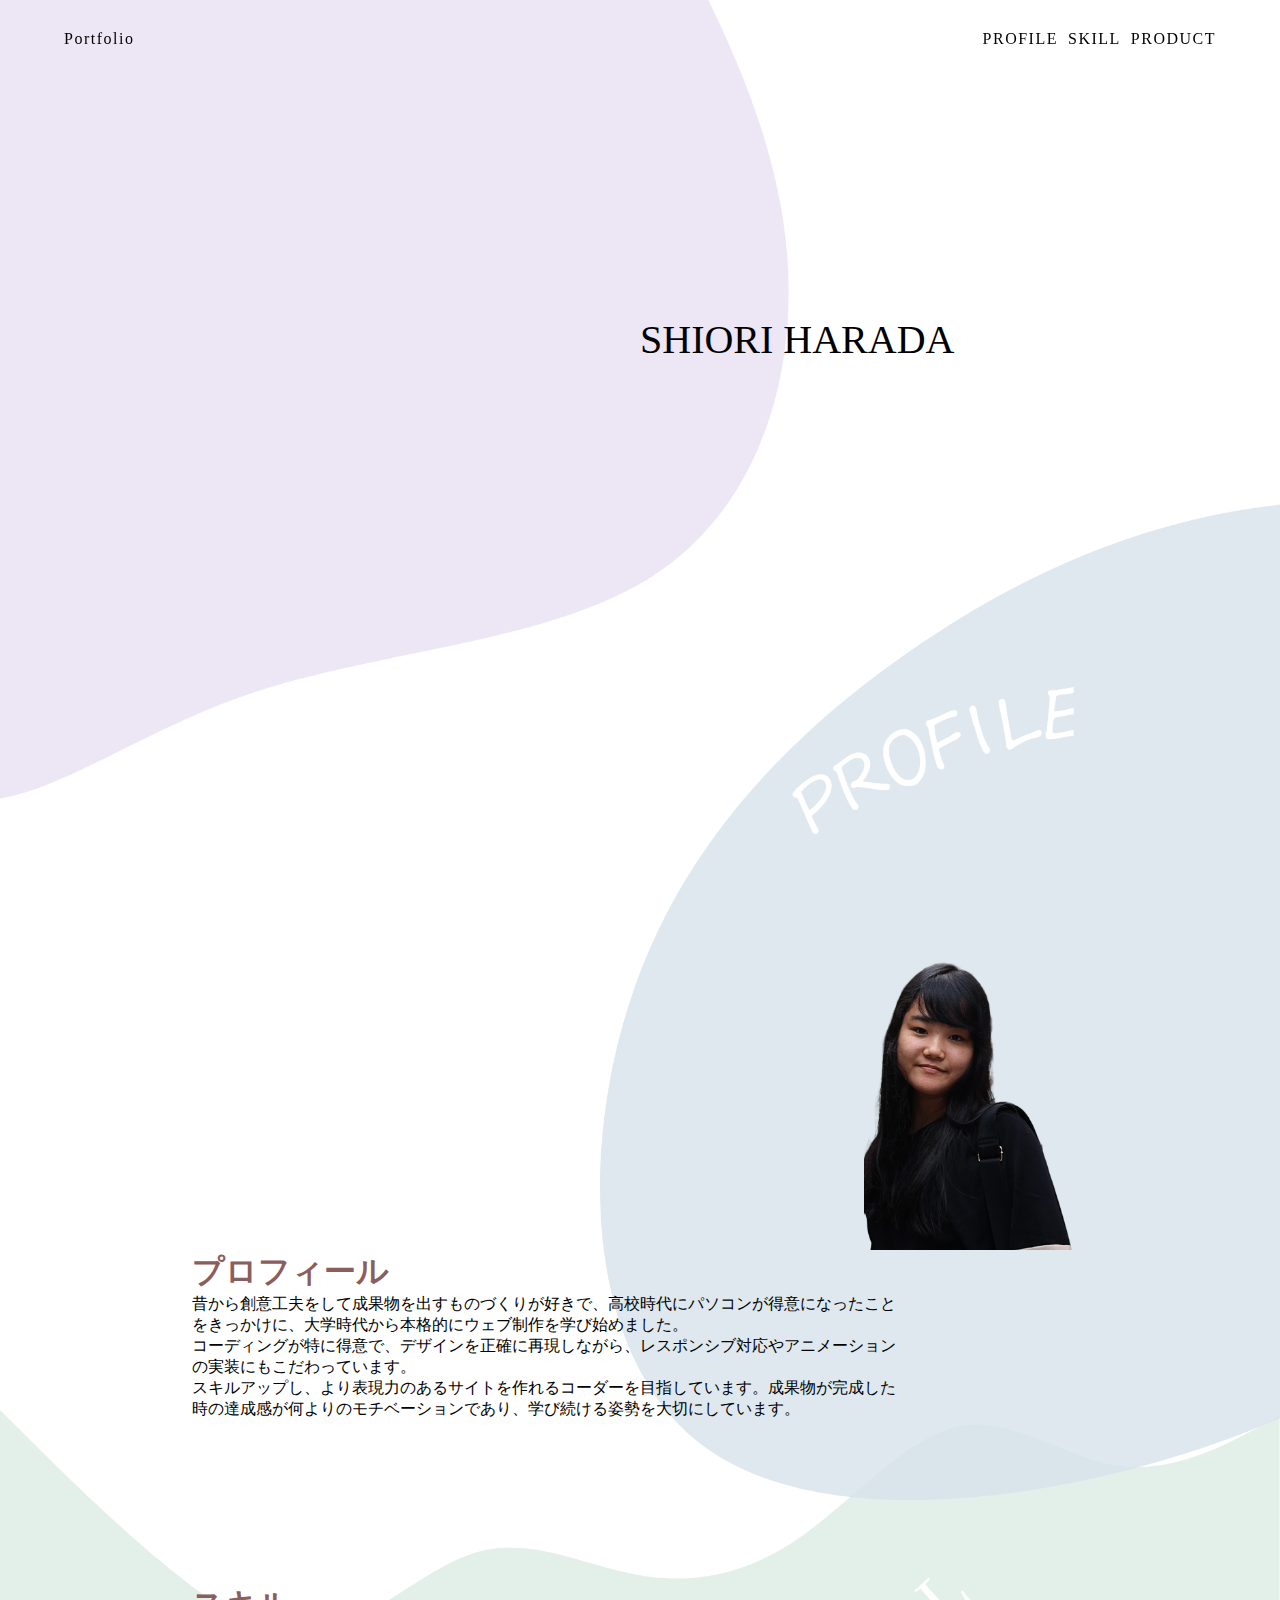
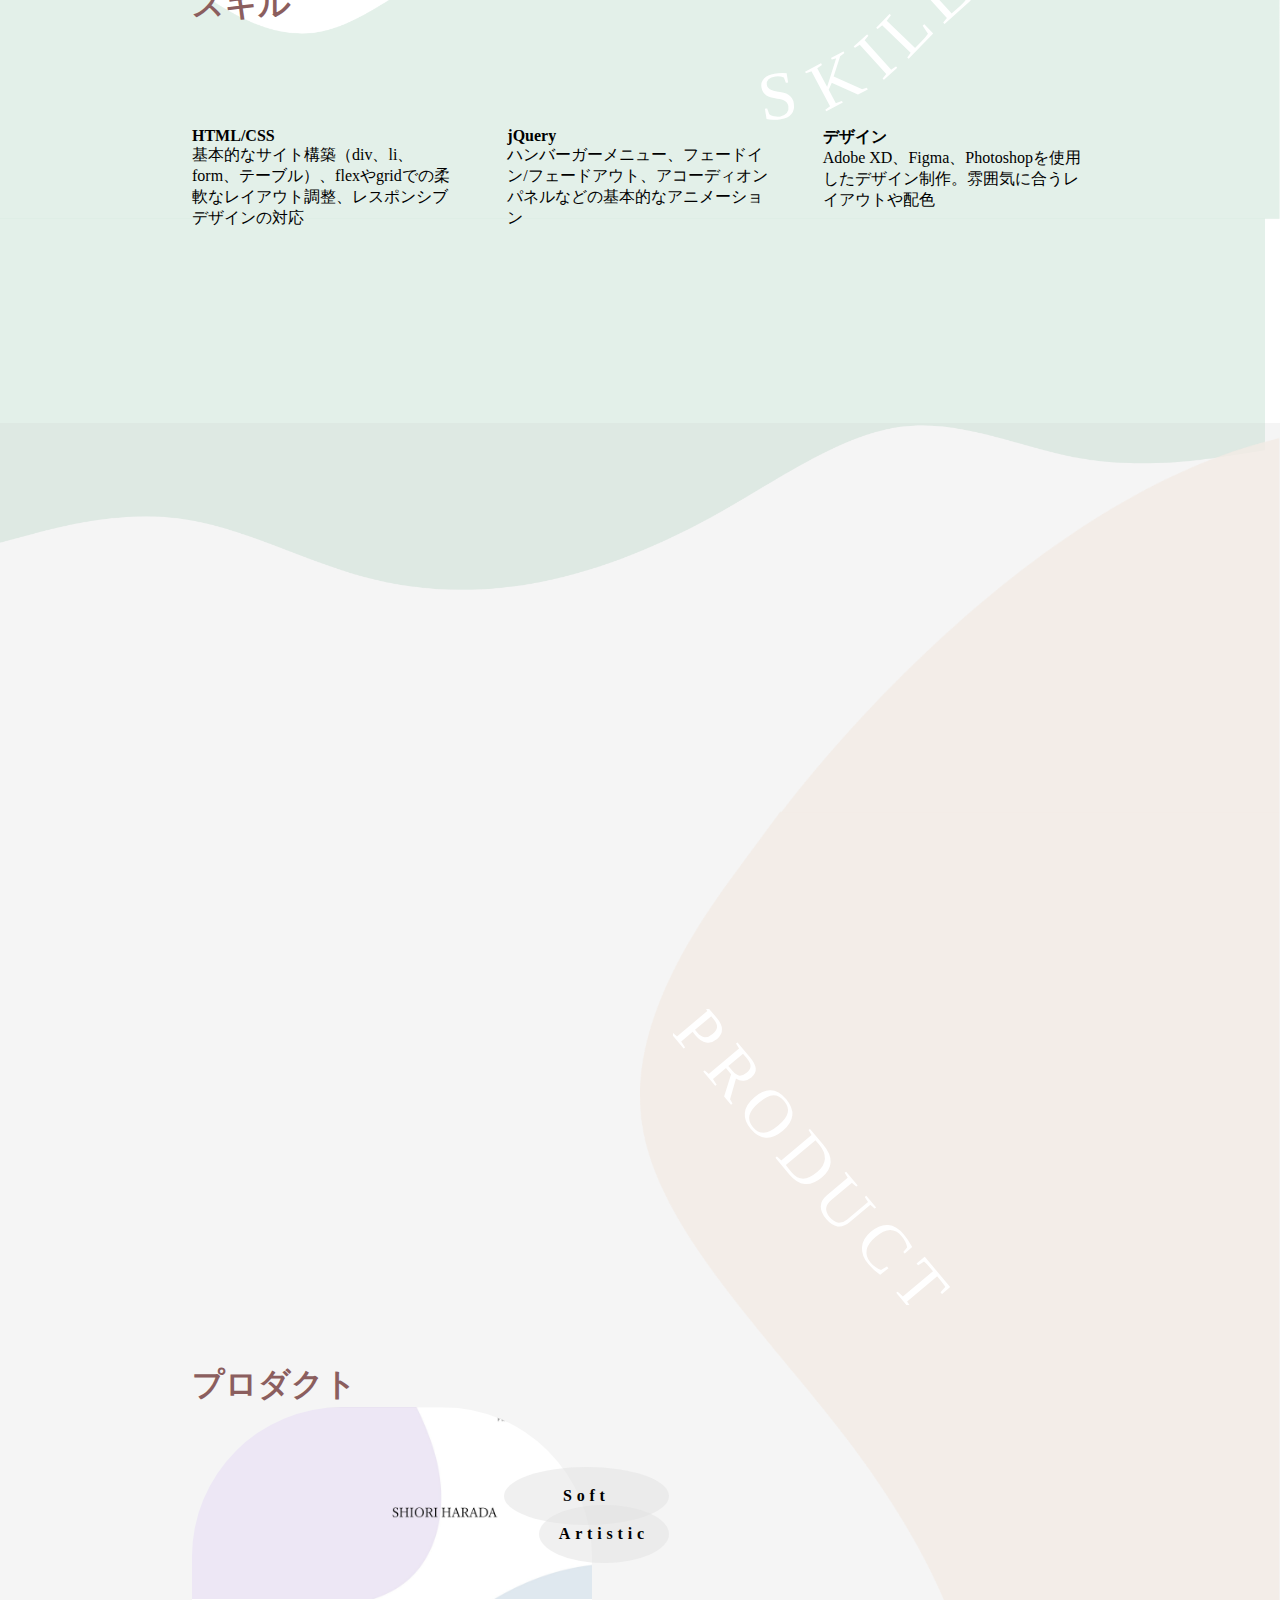
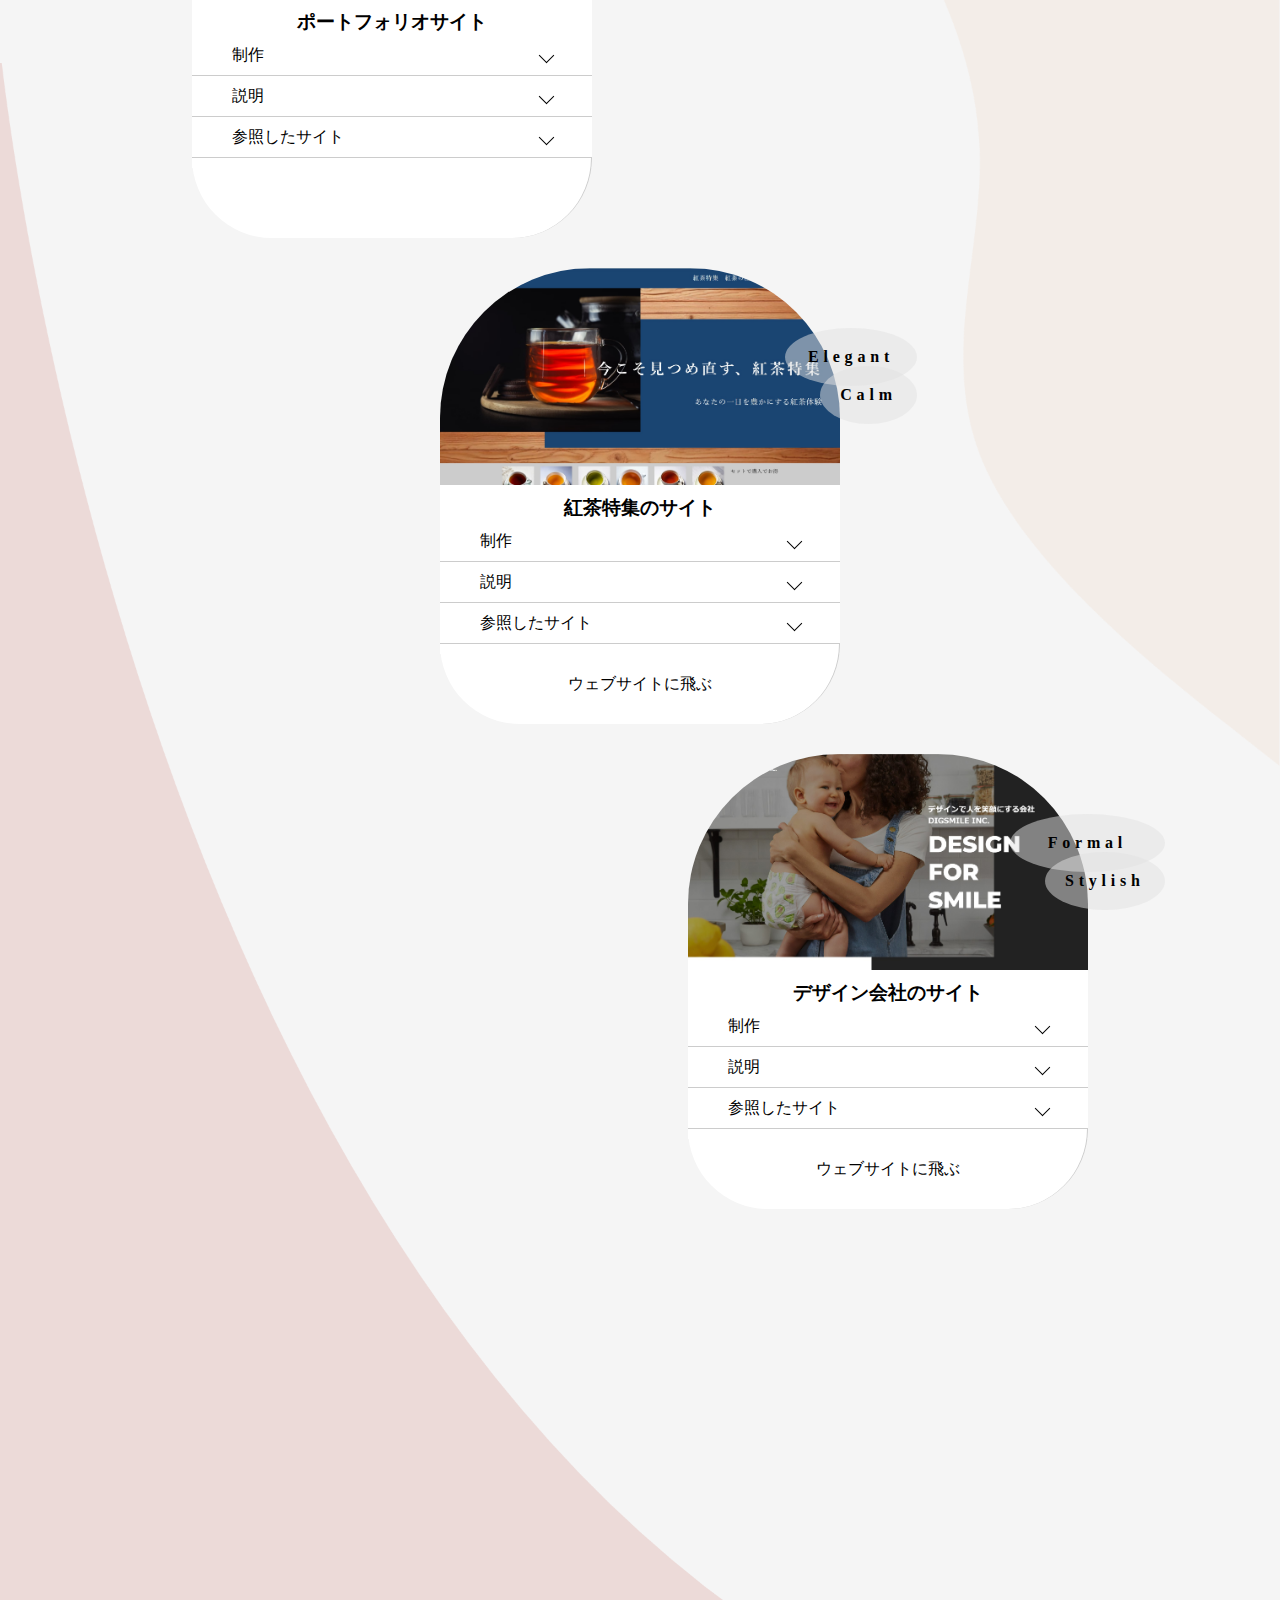
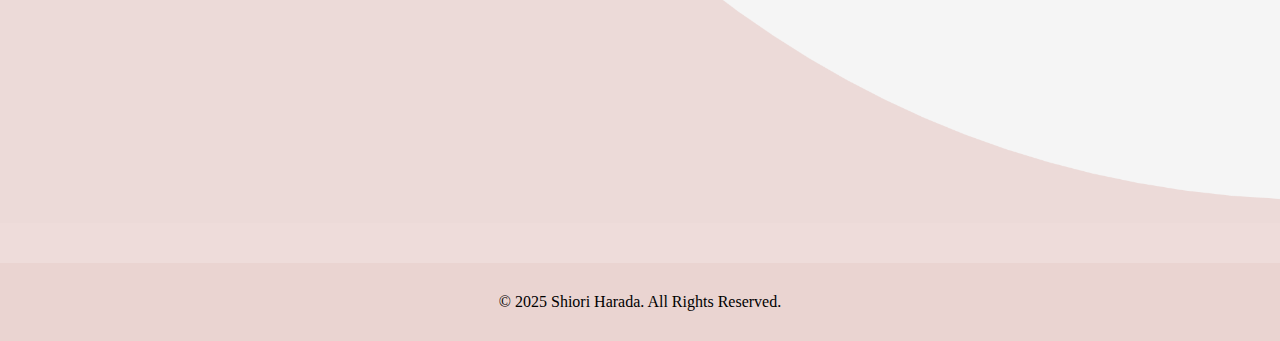
<file: index.html>
<!DOCTYPE html>
<head>
    <meta charset="UTF-8">
    <link rel="stylesheet" href="portfolio.css" type="text/css">
    <meta name="robots" content="noindex" />
    <script src="https://code.jquery.com/jquery-3.1.1.min.js"></script>

    <script>
        $(function(){
            //アコーディオンパネル
            $(".open li h1").click(function(){

                var content=$(this).next("p")
            
                if(content.is(":visible")){
                    content.slideUp();
                }else{
                    $(".open p").slideUp();
                    content.slideDown();
                };                
            });

            //スクロール
            $(window).scroll(function(){
  $(".scroll:not(.expanded)").each(function(){
    const $this = $(this); // `this` を変数に保存
    const targetPosition = $this.offset().top;
    const scrollAmount = $(window).scrollTop();
    const wHeight = $(window).height();

    if(scrollAmount > targetPosition - wHeight + 100) {
      // 拡大する処理
      $this.css("transform", "scale(1.5)");
      $this.addClass("expanded");

     
      setTimeout(function(){
        $this.css("transform", "scale(1)"); 
       
      }, 2000); 
    }
  });
});
        });
    </script>

</head>

<body>
<header>
    <div class="logo"><a href="#">Portfolio</a></div>
    <div class="nav">
        <ul>
            <li><a href="#profile">PROFILE</a></li>
            <li><a href="#skill">SKILL</a></li>
            <li><a href="#product">PRODUCT</a></li>
        </ul>

    </div>
</header>


<div class="mainimage">
    <div class="mainimage_background scroll"></div>
    <h1>SHIORI HARADA</h1>
</div>

<div class="inner">
    
    <div class="profile" id="profile">
         <div class="picture"><img src="profile.jpg" alt=""></div>
        <div class="text">
            <h1 class="all_title">プロフィール</h1>
            昔から創意工夫をして成果物を出すものづくりが好きで、高校時代にパソコンが得意になったことをきっかけに、大学時代から本格的にウェブ制作を学び始めました。<br>
                    コーディングが特に得意で、デザインを正確に再現しながら、レスポンシブ対応やアニメーションの実装にもこだわっています。<br>
                    スキルアップし、より表現力のあるサイトを作れるコーダーを目指しています。成果物が完成した時の達成感が何よりのモチベーションであり、学び続ける姿勢を大切にしています。</p>
        </div>

        <div class="img">
            
            <div class="bg_inner">
                <div class="bg scroll"></div>
                <div class="letter"><img src="profile_letter.png" alt=""></div>
            </div>
        </div>
        
    </div>
    
    <div class="skill" id="skill">
        <div class="skill_background scroll"></div>
        <div class="skill_letter"><img src="skill_letter.svg" alt=""></div>
        <h1 class="all_title">スキル</h1>
        <ul>
            <li>
                <strong>HTML/CSS</strong>
                <p>基本的なサイト構築（div、li、form、テーブル）、flexやgridでの柔軟なレイアウト調整、レスポンシブデザインの対応</p>
            </li>
            <li>
                <strong>jQuery</strong>
                <p>ハンバーガーメニュー、フェードイン/フェードアウト、アコーディオンパネルなどの基本的なアニメーション</p>
            </li>
            <li>
                <strong>デザイン</strong>
                <p>Adobe XD、Figma、Photoshopを使用したデザイン制作。雰囲気に合うレイアウトや配色</p>
            </li>
        </ul>
    </div>
    
    <div class="product" id="product">
        <div class="product_background_left scroll"></div>
        <div class="product_background_right scroll"></div>
        <div class="product_letter"><img src="product_letter.svg" alt=""></div>

        <div class="text">
            <h1 class="all_title">プロダクト</h1>
            <ul class="flex">
                <li>
                    <img src="product_1.jpg" alt="">
                    <div class="li_text">
                        <h1 class="title">ポートフォリオサイト</h1>
                        <div class="type"><p>Soft</p><p>Artistic</p></div>
                        <ul class="open">
                            <li>
                                <h1>制作</h1>
                                <p>制作：ライティング、デザイン、コーディング</p>
                                <p>使用言語：HTML,CSS,jQuery</p>
                                <p>デザインツール：AdoveXD</p>
                            </li>
                            <li>
                                <h1>説明</h1>
                                <p>本ウェブサイトを作成しました。白を基調として柔らかな雰囲気を、流体シェイプを用いアーティスティックな雰囲気を出しました。また動きを付けて、流体シェイプがより活きるようにしました。</p>
                            </li>
                        
                            <li>
                                <h1>参照したサイト</h1>
                                <p>流体シェイプの際に「Haikei」を用いました</p>
                            </li>
                        </ul>

                           <div class="buttan_inner"> 
                                <div class="buttan"></div>
                           </div>
                    </div>
                </li>
                <li>
                    <img src="product_2.jpg" alt="">
                    <div class="li_text">
                        <h1 class="title">紅茶特集のサイト</h1>
                        <div class="type"><p>Elegant</p><p>Calm</p></div>
                        <ul class="open">
                            <li>
                                <h1>制作</h1>
                                <p>制作：デザイン、コーディング</p>
                                <p>使用言語：HTML,CSS,jQuery</p>
                                <p>デザインツール：AdoveXD</p>
                            </li>
                            <li>
                                <h1>説明</h1>
                                <p>ライティングされているものをデザインから作成しました。メインカラーの紺色でエレガントさを、背景の木目で落ち着いた雰囲気を出しました。</p>

                            <h1>参照したサイト</h1>
                            <p>「mifu-sensei」の紅茶特集のデザインお題を用いました。<br>(url:https://note.com/mifu_sensei/n/nbe23f60530f9)</p>
                            </li>
                        </ul>

                           <div class="buttan_inner"> 
                                <div class="buttan"><a href="tea_article.html">ウェブサイトに飛ぶ</a></div>
                           </div>
                    </div>                  
                </li>
                <li>
                        <img src="product_3.jpg" alt="">
                        <div class="li_text">
                            <h1 class="title">デザイン会社のサイト</h1>
                            <div class="type"><p>Formal</p><p>Stylish</p></div>
                            <ul class="open">
                                <li>
                                    <h1>制作</h1>
                                    <p>制作：コーディング</p>
                                    <p>使用言語：HTML,CSS,jQuery</p>
                                </li>
                                <li>
                                    <h1>説明</h1>
                                    <p>
                                        デザインカンプを基にデザインカンプに正確にUIも意識しました。「about us」と「contact」の下層ページも作りました。
                                        </p>
                                <h1>参照したサイト</h1>
                                <p>「クリ★スタ」のデザインカンプを用いました。<br>(url:https://crestadesign.org/cording-third/)</p>
                                </li>
                            </ul>
                               <div class="buttan_inner">
                                    <div class="buttan"><a href="design_company.html">ウェブサイトに飛ぶ</a></div>
                               </div>
                        </div>
                    </li>
            </ul>
        </div>
    </div>
</div>

<footer>
    <p>© 2025 Shiori Harada. All Rights Reserved.</p>
</footer>


</body>
</file>
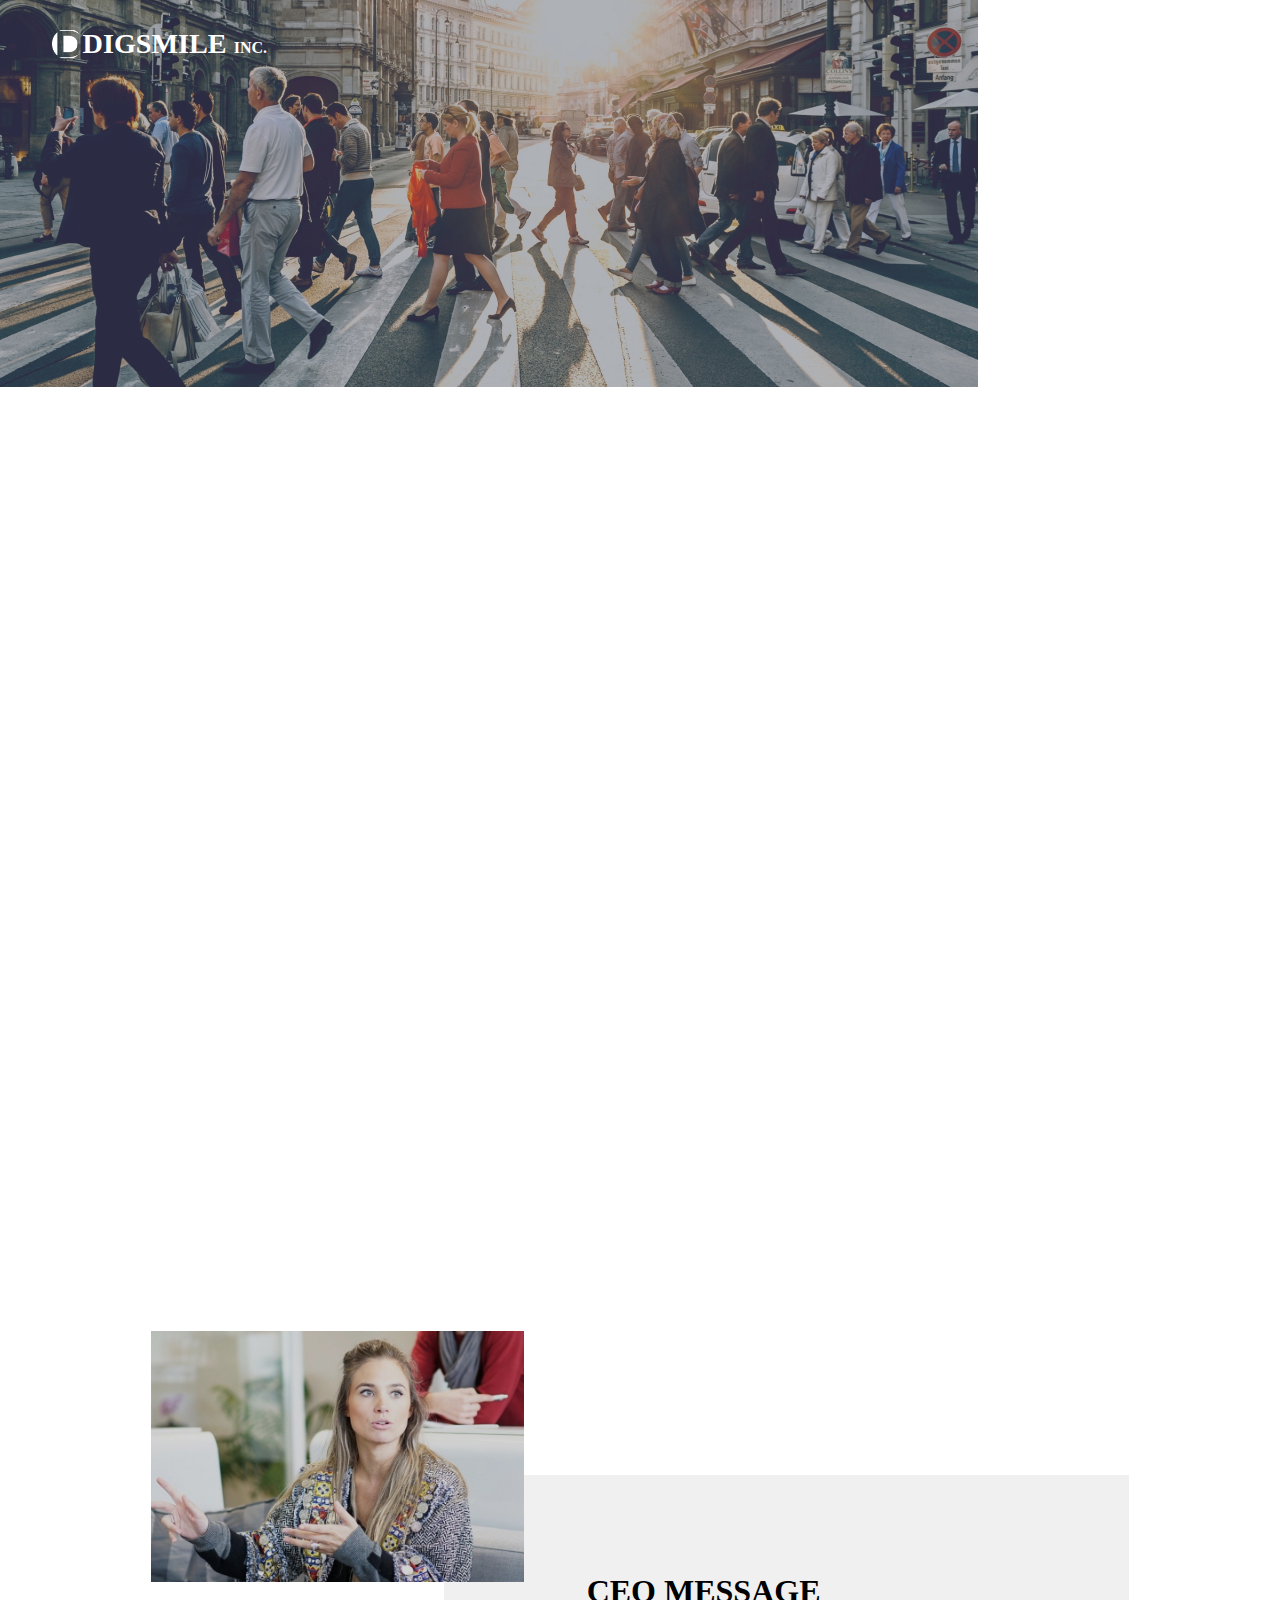
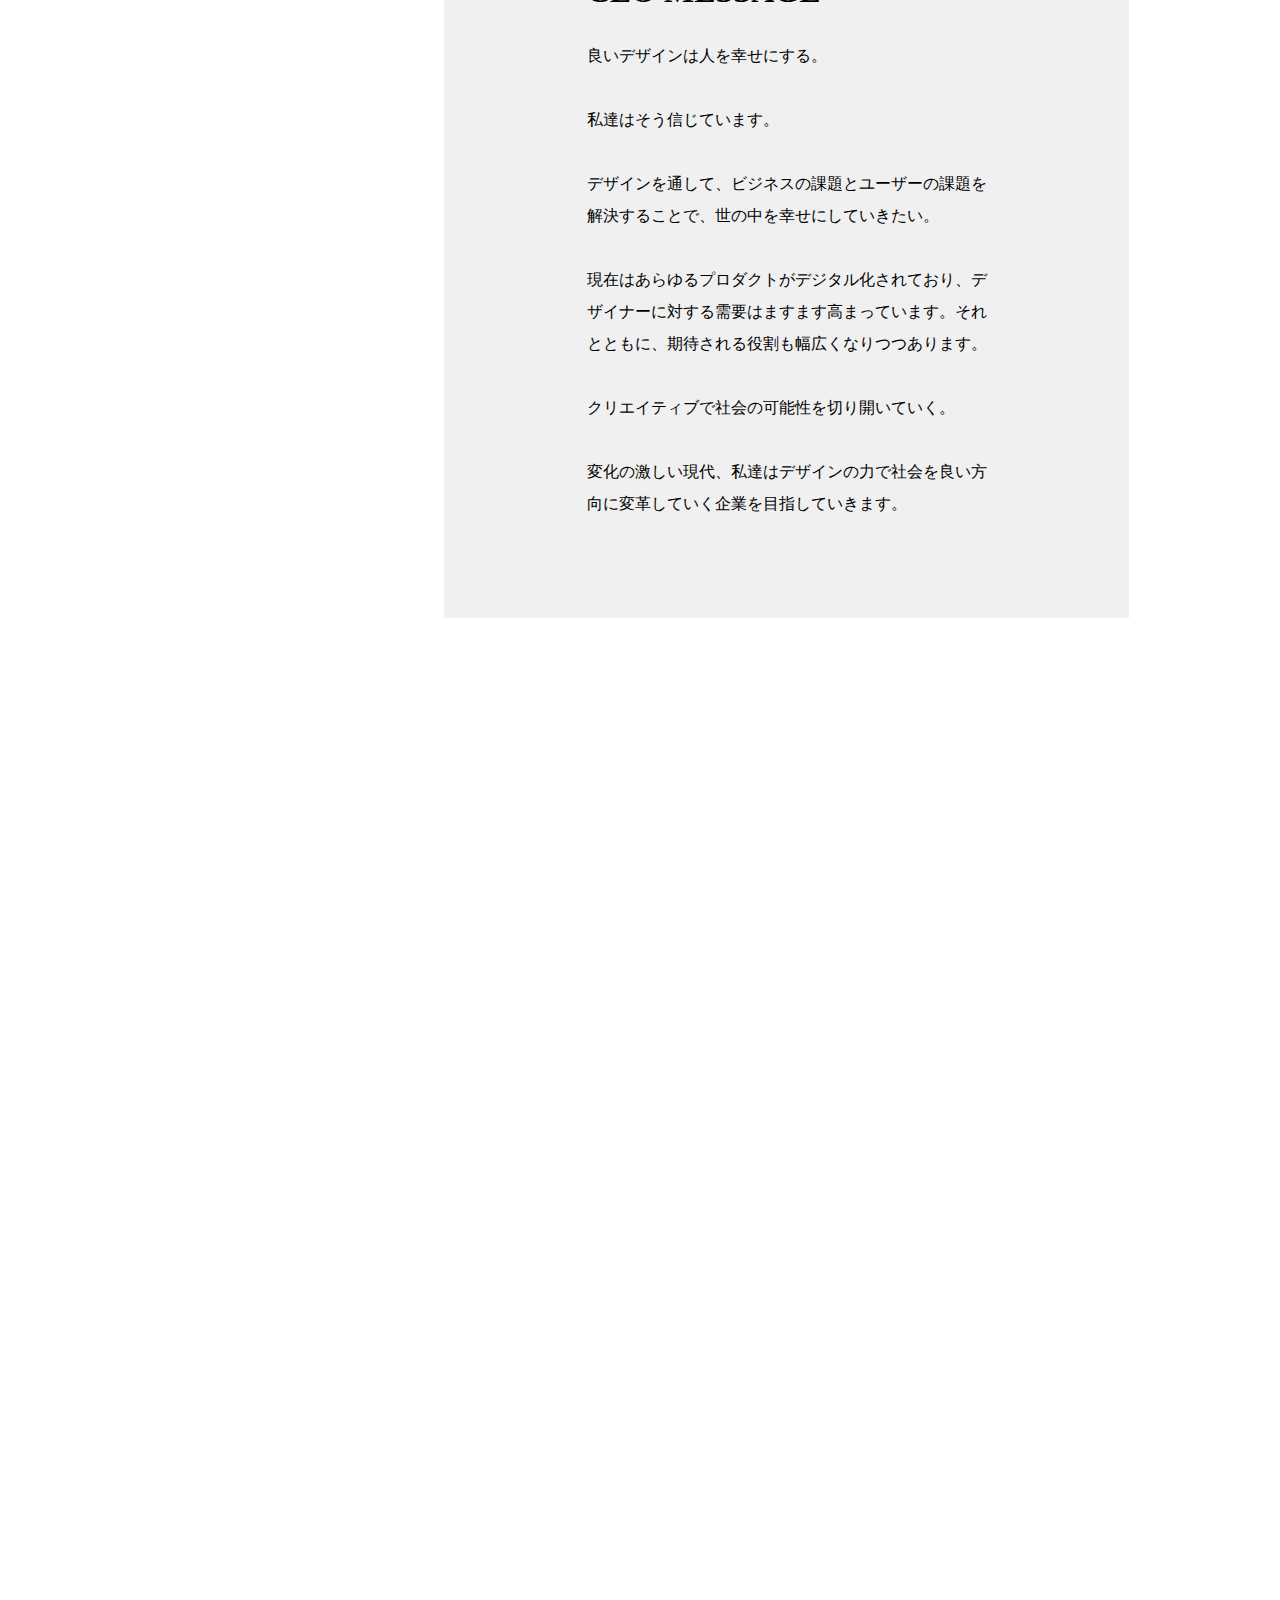
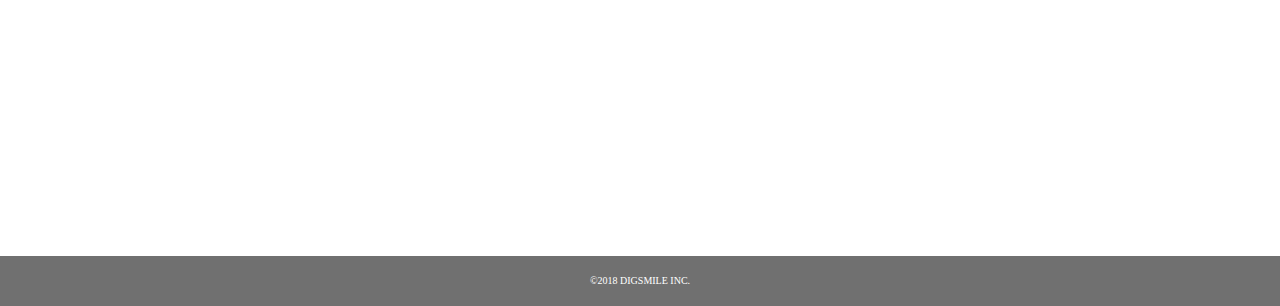
<file: aboutus.html>
<!DOCTYPE html>
<head>
    <meta charset="UTF-8">
    <link rel="stylesheet" href="design_company.css" type="text/css">
    <meta name="robots" content="noindex" />
    <script src="http://code.jquery.com/jquery-3.6.0.min.js"></script>

    <script>
        $(function(){
                    // ハンバーガーメニュー
                    $(".menu").click(function(){
                          $(".humbergermenu,.overlay").fadeIn();
                          $(".menu").fadeOut();
                    });
              
                    $(".close").click(function(){
                          $(".humbergermenu, .overlay").fadeOut();
                          $(".menu").fadeIn();
                    });
  
                    // メイン画像
                    $("#mainimage .image").fadeIn(1000,function(){
                          $("#mainimage .background").animate({
                                opacity:1,
                                width:"73.17708333%"
                          },500,function(){
                                $("#mainimage .text").fadeIn(1000);
                          });
                    });
  
                    // ABOUTUS
                    $(window).scroll(function(){
                          $(".scroll-fadeIn").each(function(){
                                var targetPosition=$(this).offset().top;
                                var scrollAmount=$(window).scrollTop();
                                var wHeight=$(window).height();
  
                                if(scrollAmount > targetPosition - wHeight + 100){
                                      $(this).addClass("scroll-after");
                                }
                          });
                    });
              });
      </script>
</head>

<body class="underpage" id="aboutuspage">
	 <!--ヘッダー--------------------------------------------------------->
    <header>
          <div class="logo">
                <p>DIGSMILE
                      <span>INC.</span>
                </p>

          </div>

          <div class="menu">
                <p>MENU</p>
          </div>
    </header>

    <!--メインイメージ--------------------------------------------------------->
    <div id="mainimage">
          <div class="image"><img src="images/heading-img.jpg"></div>
          <div class="background"></div>

          <div class="text">
                <h1>ABOUT US</h1>
                <p>DIGSMILEについて</p>
          </div>
    </div>	

    <!-- ビジョン -------------------------------------->
    <div id="vision" class="scroll-fadeIn">
      <h1>VISION</h1>
      <h2>デザインで人を笑顔にする会社</h2>
      <div class="inner">
          
      <p>
        私達のデザインで人が笑顔になる。<br><br>
        そんなデザインを目指しています。<br><br>

      私達が考える人を笑顔にできるデザインとは、<br>
      デザインが課題を適切に解決ができているかどうか。<br><br>

      ビジュアルだけではなく、<br>
      本当に求められているものは何かを考え抜いて、<br>
      デザインしていきたい。<br><br>

      誰かの幸せを創ることも、<br>
      世界の常識を変えていくことだってできる。<br>

      私達はデザインの力を信じています。</p>
      </div>

    </div>


    <!-- CEO MESSAGE------------------------------------>
    <div id="ceo_message">
      <div class="left" class="scroll-fadeIn"><img src="images/ceo-img.jpg"></div>
      <div class="right" class="scroll-fadeIn">
          <div class="text">
          <h1>CEO MESSAGE</h1>
          <p>良いデザインは人を幸せにする。<br><br>
              私達はそう信じています。<br><br>

              デザインを通して、ビジネスの課題とユーザーの課題を解決することで、世の中を幸せにしていきたい。<br><br>

              現在はあらゆるプロダクトがデジタル化されており、デザイナーに対する需要はますます高まっています。それとともに、期待される役割も幅広くなりつつあります。<br><br>

              クリエイティブで社会の可能性を切り開いていく。<br><br>

              変化の激しい現代、私達はデザインの力で社会を良い方向に変革していく企業を目指していきます。</p>
          </div>
      </div>
    </div>





    <!-- COMPANY------------------------------------>
    <div id="company" class="scroll-fadeIn">
        <h1>COMPANY</h1>
        <table>
          <tr>
            <th>社名</th>
            <td>株式会社DIGSMILE</td>
          </tr>
          <tr>
            <th>代表取締役</th>
            <td>テイラー・スウィフト</td>
          </tr>
          <tr>
            <th>設立</th>
            <td>2020年1月1日</td>
          </tr>
          <tr>
            <th>資本金</th>
            <td>1億円</td>
          </tr>
          <tr>
            <th>所在地</th>
            <td>東京都新宿区☓☓0-0-0</td>
          </tr>
          <tr>
            <th>電話番号</th>
            <td>03-0000-00000</td>
          </tr>


          
        </table>
        <div class="map"><iframe src="https://www.google.com/maps/embed?pb=!1m16!1m12!1m3!1d3240.4487561656733!2d139.69896211113976!3d35.690573022469955!2m3!1f0!2f0!3f0!3m2!1i1024!2i768!4f13.1!2m1!1z44Kz44Oh5YW144CA5paw5a6_5bqX!5e0!3m2!1sja!2sjp!4v1744618099604!5m2!1sja!2sjp" width="600" height="450" style="border:0;" allowfullscreen="" loading="lazy" referrerpolicy="no-referrer-when-downgrade"></iframe></div>
    </div>



	 <!--フッター--------------------------------------------------------->
    <div id="footer">
          <p>©2018 DIGSMILE INC.</p>

    </div>

</body>
</file>
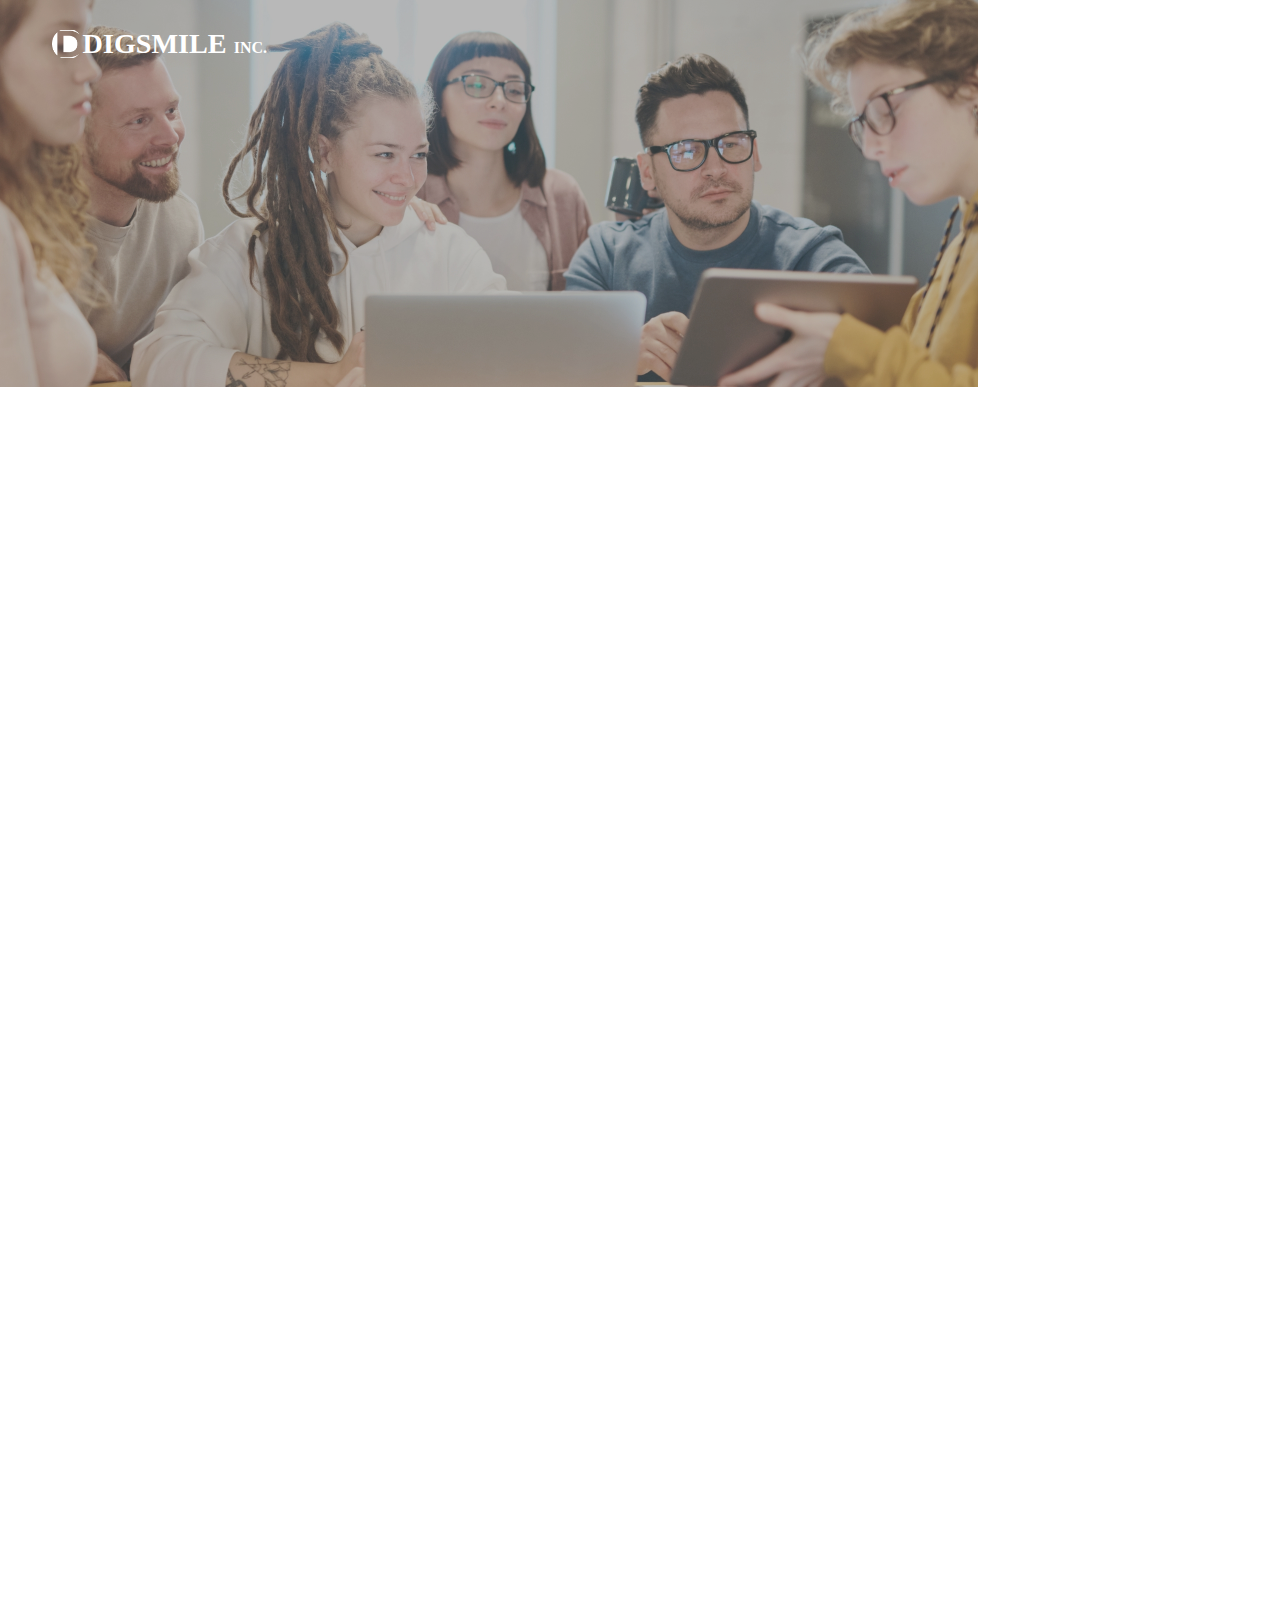
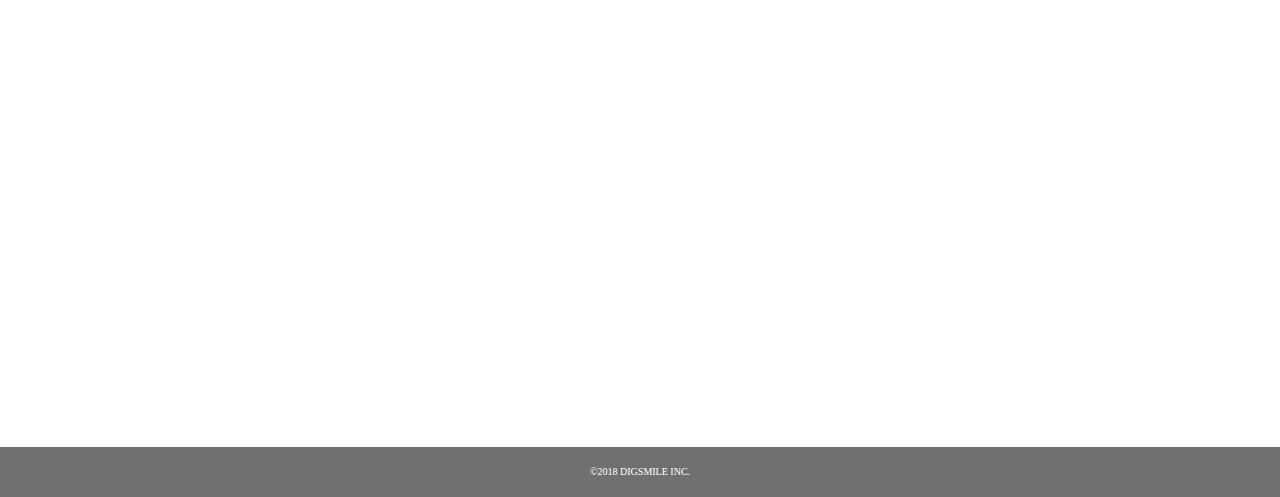
<file: contact.html>
<!DOCTYPE html>
<head>
    <meta charset="UTF-8">
    <link rel="stylesheet" href="design_company.css" type="text/css">
    <meta name="robots" content="noindex" />
    <script src="http://code.jquery.com/jquery-3.6.0.min.js"></script>

    <script>
        $(function(){
                    // ハンバーガーメニュー
                    $(".menu").click(function(){
                          $(".humbergermenu,.overlay").fadeIn();
                          $(".menu").fadeOut();
                    });
              
                    $(".close").click(function(){
                          $(".humbergermenu, .overlay").fadeOut();
                          $(".menu").fadeIn();
                    });
  
                    // メイン画像
                    $("#mainimage .image").fadeIn(1000,function(){
                          $("#mainimage .background").animate({
                                opacity:1,
                                width:"73.17708333%"
                          },500,function(){
                                $("#mainimage .text").fadeIn(1000);
                          });
                    });
  
                    // ABOUTUS
                    $(window).scroll(function(){
                          $(".scroll-fadeIn").each(function(){
                                var targetPosition=$(this).offset().top;
                                var scrollAmount=$(window).scrollTop();
                                var wHeight=$(window).height();
  
                                if(scrollAmount > targetPosition - wHeight + 100){
                                      $(this).addClass("scroll-after");
                                }
                          });
                    });
              });
      </script>
</head>

<body class="underpage" id="contactpage">
     <!--ヘッダー--------------------------------------------------------->
     <header>
        <div class="logo">
              <p>DIGSMILE
                    <span>INC.</span>
              </p>

        </div>

        <div class="menu">
              <p>MENU</p>
        </div>
  </header>

  <!-- ハンバーガーメニュー--------------->
  <div class="humbergermenu">
    <div class="close">MENU</div>
    
    <p><img src="images/icon_logo.png" ></p>
    <ul>
        <li><a href="mainpage.html">TOP</a></li>
        <li><a href="aboutus.html">ABOUT US</a></li>
        <li><a href="#">WORKS</a></li>
        <li><a href="#">CULTURE</a></li>
        <li><a href="#">TOPICS</a></li>
    </ul>
   
</div>
<div class="overlay"></div>

  <!--メインイメージ--------------------------------------------------------->
  <div id="mainimage">
        <div class="image"><img src="images/heading-img_contact.jpg"></div>
        <div class="background"></div>

        <div class="text">
              <h1>CONTACT</h1>
              <p>お問い合わせ</p>
        </div>
  </div>	

<!-- フォーム --------------------------------------->
<div id="form" class="scroll-fadeIn">
    <p class="text">ご依頼やご相談についてのご質問やご要望がございましたら、下記フォームよりお気軽にお問い合わせください。送付いただいた内容を確認の上、担当者からご連絡させていただきます。</p>

    <form>
        お問い合わせ種別<span class="absolutely">必須</span><br>
        <label><input class="item" type="radio" name="お問い合わせ種別" value="制作依頼">制作依頼</label>
        <label><input class="item" type="radio" name="お問い合わせ種別" value="採用">採用</label>
        <label><input class="item" type="radio" name="お問い合わせ種別" value="IR">IR</label>
        <label><input class="item" type="radio" name="お問い合わせ種別" value="その他">その他</label><br>

        会社名・団体名<br>
        <input class="item" type="text" name="会社名・団体名"><br>

        お名前<span class="absolutely">必須</span><br>
        <input class="item" type="text" name="お名前"><br>

        メールアドレス<span class="absolutely">必須</span><br>
        <input class="item" type="text" name="メールアドレス"><br>

        電話番号<br>
        <input class="item" type="text" name="電話番号"><br>

        お問い合わせ内容<span class="absolutely">必須</span><br>
        <input class="item" type="texterea" name="お問い合わせ内容"><br>

        <div class="policy">
            <h1>PRIVACY POLICY</h1><br>
            <p>個人情報保護方針<br>
                株式会社DIGSMILE（以下、当社）では、個人情報の重要性を認識し、以下の基準に従って、適切な管理、保護に努めます。<br><br>
            
                1.個人情報の収集、利用<br>
                当社では、お客様との取引、サービスの提供のために個人情報を適法に収集し、収集した目的の範囲内で、個人情報を利用いたします。<br><br>
            
                2.個人情報の第三者への開示と提供<br>
                収集したお客様の個人情報は、法的な要請等によらない限り、お客様の承諾を得ない第三者に対して提供・開示はいたしません。<br>
                業務の都合上、業務委託先に個人情報を提供する場合は、機密保持契約等によって業務委託先に個人情報保護を義務付けるとともに、業務委託先が適切に個人情報を取り扱うように管理いたします。<br><br>
            
                3.個人情報の保護<br>
                当社では、個人情報の紛失、破壊、改ざん、不正アクセス、および漏えい等を防止するため、適切な対策を行います。<br><br>
            
                4.法令および関連規範の遵守<br>
                当社は、個人情報の取り扱いに関して、個人情報保護法をはじめとする個人情報に関する法令および関連する規範を遵守します。<br><br>
            
                5.個人情報の開示・訂正・削除<br>
                当社では、個人情報の開示・訂正・削除等の依頼があった場合、情報提供者本人であることを確認の上、すみやかに対応いたします。<br><br>
            
                法令や当社方針により、プライバシー・ポリシーを予告なく改訂することがあります。<br><br>
            
                お問い合わせ窓口<br>
                当社の個人情報の取扱いに関するお問い合わせは下記までご連絡お願いいたします。<br>
                株式会社ファイアープレイス<br>
                044-589-4333<br>
            
            </p>
        </div>

        <div class="agree"><input type="checkbox" name="同意" value="あり" required>個人情報の取り扱いについて同意のうえ送信します。</div>

        <p class="submit">送信</p>     

    </form>
</div>


<!--フッター--------------------------------------------------------->
<div id="footer">
    <p>©2018 DIGSMILE INC.</p>

</div>
</body>
</file>
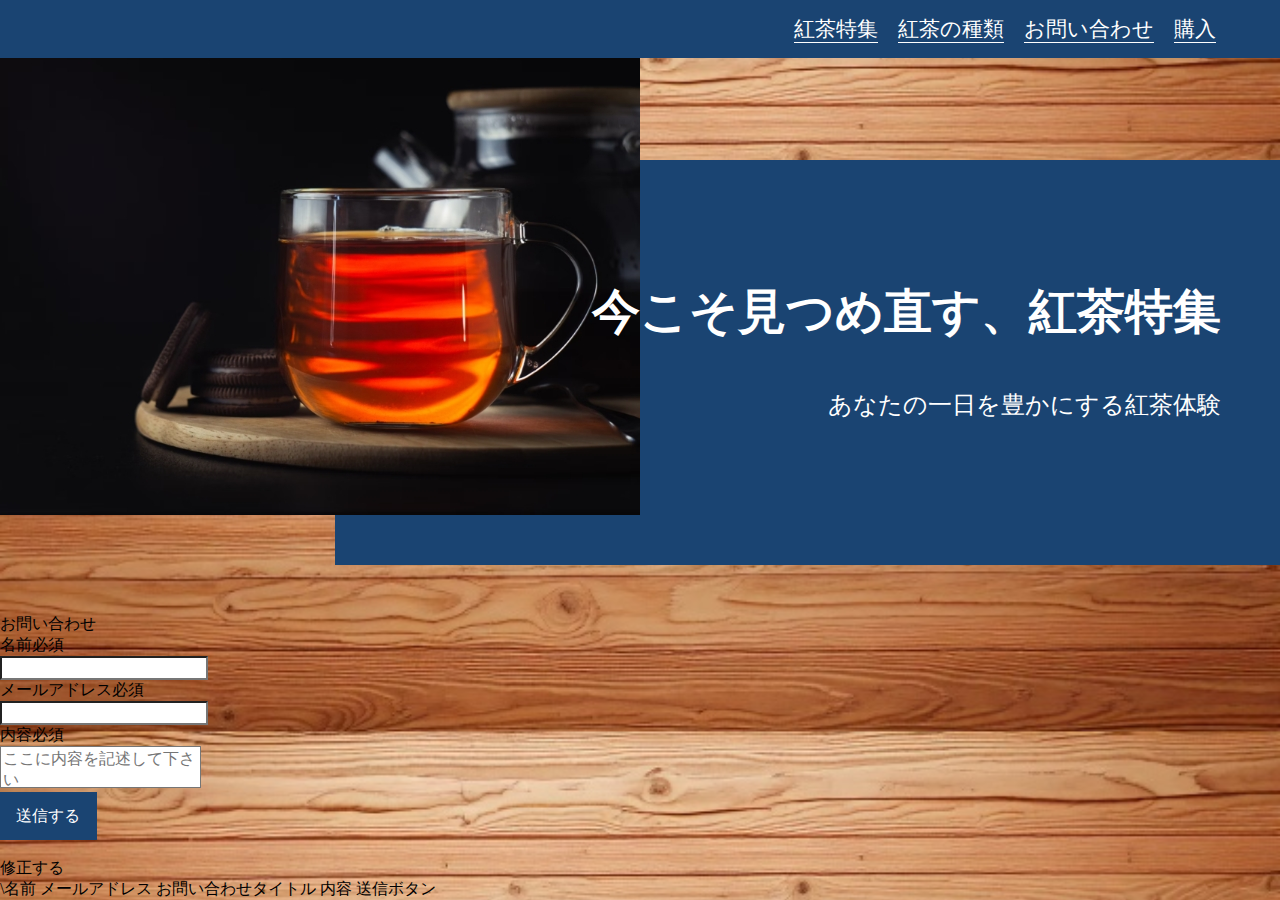
<file: tea_article_contact.html>
<!DOCTYPE html>
<head>
    <meta charset="UTF-8">
    <link rel="stylesheet" href="tea_article.css" type="text/css">
     <meta name="robots" content="noindex" />
</head>

<body>

<!-- ヘッダー -->
<header>
    <div class="logo"></div>
    <nav>
        <ul>
            <li><a href="#">紅茶特集</a></li>
            <li><a href="#selection">紅茶の種類</a></li>
            <li><a href="#">お問い合わせ</a></li>
            <li><a href="#purchase">購入</a></li>
        </ul>
    </nav>
</header>

<!-- メインイメージ -->
 <div id="mainimage">
    <div class="img"><img src="picture/mainimage.jpg" alt=""></div>
    <div class="background"></div>
    <div class="title">
        <h1>今こそ見つめ直す、紅茶特集</h1>
        <h2>あなたの一日を豊かにする紅茶体験</h2>
    </div>
 </div>

<form>
    <div class="text">お問い合わせ</div>
    <label for="name">
        名前<span class="necessary">必須</span><br>
        <input type="text" autocomplete="name">
    </label><br>
    <label for="mailaddress">
        メールアドレス<span class="necessary">必須</span><br>
        <input type="text" autocomplete="email">
    </label><br>
    <label for="content">
        内容<span class="necessary">必須</span><br>
        <textarea placeholder="ここに内容を記述して下さい"></textarea>
    </label><br>
    <div class="buttan">送信する</div><br>
    <div class="fix">修正する</div>
</form>
    
    \名前
    メールアドレス
    お問い合わせタイトル
    内容
    送信ボタン
</body>
</file>
<file: portfolio.css>
@chaset "UTF-8";

/* ========================================
    リセットcss
========================================= */

html, body, div, span, applet, object, iframe,
h1, h2, h3, h4, h5, h6, p, blockquote, pre,
a, abbr, acronym, address, big, cite, code,
del, dfn, em, img, ins, kbd, q, s, samp,
small, strike, strong, sub, sup, tt, var,
b, u, i, center,
dl, dt, dd, ol, ul, li,
fieldset, form, label, legend,
table, caption, tbody, tfoot, thead, tr, th, td,
article, aside, canvas, details, embed,
figure, figcaption, footer, header, hgroup,
menu, nav, output, ruby, section, summary,
time, mark, audio, video {
margin: 0;
padding: 0;
border: none;
font-style: normal;
text-align: left;
zoom: 1;
}
article, aside, details, figcaption, figure,
footer, header, hgroup, menu, nav, section {
display: block;
}
table {
border-collapse: collapse;
font-family: inherit;
}
h1,h2,h3,h4,h5 {
font-size: 100%;
font-weight: normal;
line-height: 1;
}
input,textarea,select {
font-family: inherit;
font-size: 16px;
}
input[type="button"],input[type="text"],input[type="submit"] {
-webkit-appearance: none;
border-radius: 0;
}
textarea {
resize: none;
-webkit-appearance: none;
border-radius: 0;
}
th,td {
border-collapse: collapse;
}
table th,table td {
white-space: nowrap;
}
ul,ol {
list-style-type: none;
}
img {
vertical-align: text-bottom;
vertical-align: -webkit-baseline-middle;
max-width: 100%;
height: auto;
width /***/:auto;
}

/* 全体 */
.inner{
    margin:0 15%;
}

body{
    font:1rem 游明朝;
}

html{
     scroll-behavior: smooth;
}

h1.all_title{
    font:900 2rem ゴシック体;
    color:#8B5E5E;
}

a{
    text-decoration: none;
    color:#000;
}


/* ヘッダー */
header{
    display:flex;
    position: fixed;
    padding:30px 5vw;
    width:90vw;
    z-index:10;
    letter-spacing:1.5px;

}

header .logo{
    width: 100px;
    height: 70px;

}

header .nav{
    width: auto;
    height: 70px;
    margin-left:auto;

}

header .nav ul{
    display:flex;
    gap:10px;
    margin-left:auto;
}


/* メインイメージ */
.mainimage{
    height: auto;
    position:relative;

}

.mainimage_background{
    background:url(mainimage_background.png) no-repeat center;
    height: 800px;
    width: 61.61458333333333vw;
    background-size:100% 100%;
}

.mainimage h1{
    
    width: fit-content;
    position:absolute;
    top:40%;
    left:50%;
    font-size:40px;
}

/* プロフィール */
.profile{
    height: auto;
    width: 100%;
    position: relative;
    padding-top:50px;
    padding-bottom:63px;
    margin:100px 0;
   
}

.profile .picture{
    width:25%;
    height:300px;
    margin-left:auto;
}

.profile .picture img{
    object-fit:cover;
    width:100%;
    height:100%;
    object-position: center top;
}

.profile .text{
    width: 55.3125vw;
    margin:auto 0;
}

.profile .img{
    /*width: 60%;*/
    margin-left:auto;
}

.profile .img .bg_inner{
    width: 53.125vw;
    height:1000px;
    position:absolute;
    right:-15vw;
    top:-400px;
    z-index:-1;
}

.profile .img .bg{
    width:100%;
    height:100%;
    background:url(profile_background.png) no-repeat;
    background-size:100% 100%;
}


.profile .bg_inner .letter{
    position:absolute;
    top:15%;
    right:16.09375vw;
    width: 22.16510416666667vw;
    /* background-color: aqua; */
}

.profile .bg_inner .letter img{
    width: 100%;
    object-fit: cover;
}

/* スキル */
.skill {
    min-height: 780px;
    position: relative; 
}

.skill_background {
    background:url(skill_background.png);
    width: 100vw;
    height:780px;
    background-size:100% 100%;
    position: absolute;
    left: -15vw;
    top: -173px;
    z-index: -2;
}

.skill_letter{
    position:absolute;
    top:-50px;
    right:90px;
    width: 19.43333333333333vw;
}

.skill ul {
    display: flex;
    gap: 50px;
    margin-top:100px;
}

.skill ul li {
    height: 200px;
    width: auto;
    flex:1;
}


/* プロダクト */
.product{
    position:relative;
    width: 100%;    
    margin:100px 0;
    height:2500px;
    /*background-color:rgba(204,204,204,0.2);*/
}

.product::after{
    content:"";
    position:absolute;
    top:-440px;
    left:-15vw;
    background-color:rgba(203,204,204,0.2);
    width:100vw;
    height:3000px;
    z-index: -1;
}

.product_background_left{
    background:url(product_background_left.png);
    position:absolute;
    top:800px;
    left:-15vw;
    width: 100vw;
     background-size:100% 100%;
     height:1800px;

}

.product_background_right{
    background:url(product_background_right.png);
    position:absolute;
    top:-436px;
    right:-15vw;
    width: 50vw;
    background-size:100% 100%;
    height:2000px;
}

.product_letter{
    position:absolute;
    top:146px;
    right:10vw;
    width: 22.44791666666667vw;
}


.product h1.all_title{
    padding-top:500px;
}

.product .text ul.flex{
    display:flex;
    flex-direction: column;
    gap:30px;
}
.product .text ul.flex>li{
    /* border:1px solid #000; */
    width: 400px;
    height: auto;
    padding-bottom:70px;
    position: relative;
    border-radius: 150px;/*
    box-shadow: 0 4px 10px rgba(0, 0, 0, 0.2);*/
}

.product .text ul.flex img{
    border-top-left-radius: 150px;
    border-top-right-radius: 150px;
}

.product .text ul.flex>li .type{
    position:absolute;
    top:60px;
    right:-6vw;
}

.product .text ul.flex>li .type p{
    font:bold 1rem 游明朝;
    letter-spacing: 0.3rem;
    background-color:rgba(225,225,225,0.5);
    border-radius:50%;
    padding:20px;
    text-align:center;
}

.product .text ul.flex>li .type p:last-child{
    margin-left:35px;
    margin-top:-20px;
}


.product .text ul.flex>li:nth-child(1){
    margin:0 auto 0 0;
}

.product .text ul.flex>li:nth-child(2){
    margin:0 auto 0 auto;
}

.product .text ul.flex>li:nth-child(3){
    margin:0 0 0 auto;
}

.product .li_text{
    padding:10px 0;
    background-color:#fff;
}

.product li .title{
    font:bold 1.2rem 游明朝;
    text-align: center;
}

.product .text .open h1{
    
    border-bottom: 1px solid #ccc;
    height: 40px;
    line-height:40px;
    display:flex;
    align-items:center;
    justify-content: space-between;
    padding:0 10%;
}

.product .text .open h1:hover{
    cursor: pointer;
}

.product .text .open h1::after{
    content:"";
    width: 10px;
    height: 10px;
    border-top:1px solid #000;
    border-right:1px solid #000;
    transform:rotate(135deg);
}


.product .text .open p{
    display:none;
    padding:0 10%;
    border-bottom:1px solid #ccc;
}

.product .buttan_inner{
    position:absolute;
    bottom:0;
    display:flex;
    justify-content: space-between;
    width: 100%;
    height:80px;
    line-height: 80px;
    
}

.product .buttan{
    width: 100%;
    text-align: center;
    background-color:#fff;
}


.product .buttan:hover{
    cursor: pointer;
    background-color:#ccc;
}

.product .buttan:first-child{
    border-bottom-left-radius: 150px;
    border-right:1px solid #ccc;
}

.product .buttan:last-child{
    border-bottom-right-radius: 150px;
}


/*footer*/
footer{
    background-color:#EAD4D1;
    width:100vw;
    padding:30px 0;
    display:flex;
    justify-content: center;
}

footer p{
   
}

/*jquery*/
.scroll{
    transition: transform 1s ease-in-out;
}
</file>
<file: design_company.css>
@charset "utf-8";

/* ========================================
    リセットcss
========================================= */
html, body, div, span, applet, object, iframe,
h1, h2, h3, h4, h5, h6, p, blockquote, pre,
a, abbr, acronym, address, big, cite, code,
del, dfn, em, img, ins, kbd, q, s, samp,
small, strike, strong, sub, sup, tt, var,
b, u, i, center,
dl, dt, dd, ol, ul, li,
fieldset, form, label, legend,
table, caption, tbody, tfoot, thead, tr, th, td,
article, aside, canvas, details, embed,
figure, figcaption, footer, header, hgroup,
menu, nav, output, ruby, section, summary,
time, mark, audio, video {
margin: 0;
padding: 0;
border: none;
font-style: normal;
text-align: left;
zoom: 1;
}
article, aside, details, figcaption, figure,
footer, header, hgroup, menu, nav, section {
display: block;
}
table {
border-collapse: collapse;
font-family: inherit;
}
h1,h2,h3,h4,h5 {
font-size: 100%;
font-weight: normal;
line-height: 1;
}
input,textarea,select {
font-family: inherit;
font-size: 16px;
}
input[type="button"],input[type="text"],input[type="submit"] {
-webkit-appearance: none;
border-radius: 0;
}
textarea {
resize: none;
-webkit-appearance: none;
border-radius: 0;
}
th,td {
border-collapse: collapse;
}
table th,table td {
white-space: nowrap;
}
ul,ol {
list-style-type: none;
}
img {
vertical-align: text-bottom;
vertical-align: -webkit-baseline-middle;
max-width: 100%;
height: auto;
width /***/:auto;
}

/*全体----------------------------------------------------*/
*{
	box-sizing:border-box;
}

html{
	font-size:16px;
	box-sizing:border-box;
    scroll-behavior: smooth;
}


.buttan{
	font:bold 0.8rem Montserrat;
	width:160px;
	height:36px;
	background-color:#000;
	color:#fff;
	line-height:36px;
	text-align:center;

}

.buttan:hover{
	background-color:#707070;
}

a{
	text-decoration:none;
}

/* 共通部分（ヘッダー&フッター）----------------------------------- */

/*ヘッダー====================================================*/
header{
	width:91.94444444%;
	margin:30px auto 0 auto;
	height:28.2px;
	display:flex;
	z-index:11;

}

header .logo{
	background:url(images/icon_logo.png) no-repeat left center;
	background-size:28.2px;
	font-size:28.2px;
	padding-left:31px;
	color:#fff;
	line-height:28.2px;
	font-weight:bold;
}

header .logo span{
	font-size:16.02px;
}




header .menu{
	margin-left:auto;
	height:13px;
	background:url("images/btn_hambergermenu.png") no-repeat left center;
	background-size:13px;
	padding-left:15px;
	font-size:10px;
	color:#fff;
	vertical-align: middle;
	margin-top:7.6px;

}

header .menu:hover{
	cursor:pointer;
}


/* ハンバーガーメニュー------------------------- */

.humbergermenu{
	display:none;
	position:fixed;
	width:36.11111111%;
	background-color:rgba(0,0,0,0.8);
	z-index:10;
	color:#fff;
	height:100%;
	right:0;
	top:0;

}

.overlay{
	width: 100vw;
	height: 100vh;
	background-color:rgba(0,0,0,0.5);
	top:0;
	left:0;
	display:none;
	position:fixed;
	z-index:3;
}

.humbergermenu .close{
	position:absolute;
	top:36px;
	right:4.027777777777778vw;
	color:#fff;
	background:url(images/btn_trigger.png) no-repeat center left;
	background-size:1.322916666666667vw;
	padding-left:2vw;
}

.humbergermenu .close:hover{
	cursor:pointer;
}

.humbergermenu .close img{
	width:1.322916666666667vw;
}

.humbergermenu p{
	margin:180px auto 0 auto;
	width:3.125vw;
}

.humbergermenu ul{
	margin-top:40px;
	font:900 20px Montserrat;
	letter-spacing:68;
}

.humbergermenu ul li{
	margin:0 auto 30px auto;
	width:fit-content;
}

.humbergermenu ul li:hover{
	background-color:#707070;
}


.humbergermenu ul li a{
	color:#fff;
}


/*フッター====================================================*/
#footer{
	background-color:#707070;
	width:100%;
	height:50px;
}

#footer p{
	font:10px Montserrat Medium;
	letter-spacing:15;
	color:#fff;
	text-align:center;
	line-height:50px;
}

/* メインイメージのjQuery */
#mainimage .background{
	opacity:0;
	width: 0;
	z-index:-1;
	background-color: aqua;
}

#mainimage .image{
	overflow:hidden;
	display:none;
}

#mainimage .text{
	display:none;
}


/* メインページ------------------------------------------------------------------ */


/*メインイメージ====================================================*/

#mainpage #mainimage{
	width:100%;
	height:740px;
	position:absolute;
	top:0;
	z-index:-1;
}

#mainpage #mainimage p.image{
	width:76.38888889%;
	height:640px;
	z-index:1;
}

#mainpage #mainimage p img{
	width: 100%;
	height:100%;
	object-fit:cover;
}

#mainpage #mainimage .background{
	height:740px;
	background-color:#222222;
	position:absolute;
	top:0;
	right:0;
}

#mainpage #mainimage .text{
	color:#fff;
	z-index:2;
	position:absolute;
	top:21.2621622%;
	right:13.47222222%;
}

#mainpage #mainimage .text p{
	font:bold 1.5rem YuGothic;
	height:auto;
}

#mainpage #mainimage .text h1{
	font:900 4.5rem Montserrat;
	padding-top:10px;
	margin:0;
}

/*アバウト====================================================*/
#mainpage #aboutus{
	width:76.38888889%;
	margin:0 auto;
	height:auto;
	margin-top:801.8px;
	background:url(images/about-img.jpg) no-repeat center center;
	background-size:cover;
	padding:110px 0 110px 8.47457627%;
}

#mainpage #aboutus .inner{
	background-color:rgba(255,255,255,0.95);
	width:53.63636364%;
	height:auto;
	padding:50px 30px;
	
}

#mainpage #aboutus .inner h1{
	font:900 2rem Montserrat;
	letter-spacing:68;

}

#mainpage #aboutus .inner p.text{
	font:1rem Noto Sans JP;
	margin-top:30px;
	margin-bottom:30px;
}


/*ワークス====================================================*/

#mainpage #contents_inner{
	background-color:#F2F2F2;
	z-index:-1;
	width:100%;
	height:771px;
	display:flex;
	gap:4.16666667%;
	padding:180px 0 60px 0;
	text-align: center;
	position:relative;
	top:-100px;
}

#mainpage #contents_inner h1{
	font: bold 32px Montserrat;
	letter-spacing:68;
}

#mainpage #contents_inner .text{
	font-size:16px;
	margin:27px 0 28px 0;
	
}

#mainpage #works{
	width:36.11111111%;
	height:531px;
	margin-left:11.80555556%;

}

#mainpage #works img{
	width:100%;
}


/*カルチャー====================================================*/
#mainpage #culture{
	width:36.11111111%;
	height:531px;
}

#mainpage #culture img{
	width:100%;
}


/*トピックス====================================================*/
#mainpage #latest_topics{
	width:100%;
	height:auto;
	margin-bottom:100px;
}


#mainpage #latest_topics .inner{
	margin:0 11.80555556%;
	padding-top:60px;

}

#mainpage #latest_topics h1{
	font:900 2rem Montserrat;
}

#mainpage #latest_topics dl{
	margin:29px 0 0 31.49606299%;
	width:auto;
}

#mainpage #latest_topics dl div{
	height:81px;
	border-bottom:1px solid #ddd;
	padding:29px 0 10px 0;
}

#mainpage #latest_topics dl dt{
	font:bold 10px Montserrat Medium;
	margin-bottom:9px;
}

#mainpage #latest_topics dl dd{
	font:bold 14px YuGothic;
}

#mainpage #latest_topics .buttan{
	margin:30px 0 0 auto;
}

/*コンタクト====================================================*/
#mainpage #contact{
	width:100%;
	height:570px;
	display:flex;
	background-color:#F2F2F2;
}

#mainpage #contact .left{
	margin:132px 0 0 11.80555556%;
	width:30.55555556%;
}

#mainpage #contact .left h1{
	font:900 32px Montserrat;
	letter-spacing:68;
}

#mainpage #contact .left p{
	font:16px YuGothic;
	margin:30px 0;
}

#mainpage #contact .right{
	width:40.277777778%;
	height:390px;
	margin:60px 11.80555556% 0 0;
}

#mainpage #contact .right img{
	height:100%;
	object-fit:cover;
}



/*下層ページ　共通部分（メインイメージ）====================================================*/
.underpage #mainimage{
	width:100%;
	height:464px;
	position:absolute;
	top:0;
	z-index:-1;
}

.underpage #mainimage .image{
	width:76.38888889%;
	height:387px;
	position:absolute;
	z-index:1;
}

.underpage #mainimage img{
	object-fit:cover;
	height:100%;
}

.underpage #mainimage .background{
	width:54.16666666666667%;
	height:100%;
	background-color:#222222;
	position:absolute;
	top:0;
	right:0;
}

.underpage #mainimage .text{
	color:#fff;
	z-index:2;
	position:absolute;
	top:33.62068966%;
	right:11.80555555555556%;
	
}


.underpage #mainimage .text h1{
	font:900 4.5rem Montserrat;
}

.underpage #mainimage .text p{
	font:20px Noto Sans JP Bold;
	letter-spacing:5;
}

/* aboutusページ----------------------------------- */


/*vision------------------------------------------*/
#aboutuspage #vision{
	margin:584px 0 120px 27.5%;
	width:auto;
	height:auto;
}

#aboutuspage #vision h1{
	font:900 2rem Montserrat;
	letter-spacing:68;
}

#aboutuspage #vision h2{
	font:bold 1.5rem YuGothic;
	letter-spacing:5;
	margin:25px 0 27px 0;
}

#aboutuspage #vision p{
	font:1rem/2 Noto Sans JP Bold;
}


/* CEO MESSAGE------------------------------------ */

#aboutuspage #ceo_message{
	margin:120px 11.80555556% 170px 11.80555556%;
	height:900px;
	position:relative;
	width:76.38888889%;
}

#aboutuspage #ceo_message .left{
	width:29.16666666666667vw;
	z-index:1;
}

#aboutuspage #ceo_message .left{
	height:100%;
	object-fit:cover;
}

#aboutuspage #ceo_message .right{
	width:53.47222222222222vw;
	background-color:#F0F0F0;
	position:absolute;
	top:144px;
	right:0;
	padding:10% 10%;
	box-sizing:border-box;
	 z-index:-1;
}

#aboutuspage #ceo_message .right .text{
	margin:0 auto;
	max-width:400px;
}

#aboutuspage #ceo_message .right h1{
	font:900 32px Montserrat;
	letter-spacing:68;
	margin-bottom:30px;
}

#aboutuspage #ceo_message .right p{
	font:16px/2 Noto Sans JP Bold;
}

/* COMPANY----------------------------------------- */
#aboutuspage #company{
	margin:0 11.8055555556%;
	padding-top:120px;
}

#aboutuspage #company h1{
	font:900 2rem Montserrat;
	letter-spacing:68;
	border-bottom:1px solid #ddd;
	padding-bottom:30px;
}

#aboutuspage #company table{
	margin-left:27.27272727%;
	width:72.72727273%;
}

#aboutuspage #company table tr{
	border-bottom:1px solid #ddd;
	height:56px;
}

#aboutuspage #company table th{
	width:144px;
}

#aboutuspage #company .map{
	width:100%;
	height: 360px;
	margin:40px 0 130px 0;
}

#aboutuspage #company .map iframe{
	width:100%;
}


/* contactページ------------------------------- */


/* フォーム----------------------------------------- */
#contactpage #form{
    margin:521px auto 120px auto;
    max-width:700px;
}

#contactpage #form p.text{
    font:16px/1.5 Noto Sans JP;
    letter-spacing:4;
    margin-bottom:52px;
}

#contactpage #form .item{
    font:16px Noto Sans JP Bold;
    letter-spacing:4;
}

#contactpage #form input{
    margin:10px 0 42px 0;
}

#contactpage #form input[type="radio"]{
    font-family:YuGothic;
}

#contactpage #form label{
	margin-right:50px;
}


#contactpage #form input[type="text"]{
    width: 700px;
    height: 41px;
}

#contactpage #form input[type="texterea"]{
    width: 700px;
    height: 212px;
}

#contactpage #form .absolutely{
    background-color:black;
    font:12px Noto Sans JP Bold;
    color:#fff;
    letter-spacing:4;
    width: 24px;
    height: 16px;
    margin-left:25px;
}

#contactpage #form .policy h1{
    font:900 16px Montserrat;
    letter-spacing:4;
}

#contactpage #form .policy p{
    width: 680px;
    height: 242px;
    overflow:auto;
    border:1px solid #333;
    padding:10px;
}

#contactpage #form .agree{
    margin:42px auto 0 auto;
    text-align:center;
}

#contactpage #form .submit{
    background-color:#222;
    color:#fff;
    width: 160px;
    height: 36px;
    text-align:center;
    line-height:36px;
    margin:0 auto;
}



/* メディアクエリ----------------------------- */
@media screen and (max-width:768px){
	/* 共通部分----------------------- */
	header .logo{
		background-size:20.61px;
		font-size:20.61px;
	}

	/* メインページ----------------- */

	#mainpege #mainimage p.image{
		height:890px;
	}

	#mainpege #mainimage .background,#mainpege #mainimage{
		height: 1024px;
	}

	#mainpege #mainimage .text{
		right:6.66666667%;
	}

	#mainpege #mainimage .text h1{
		font-size:3.5rem;
	}

	#mainpege #aboutus{
		margin-top:1104px;
		width:100%;
		height: auto;
		background-size:cover;
		padding:50px 0;
	}

	#mainpege #aboutus .inner{
		width:76.82291667%;
		height: auto;
		margin:0 auto;

	}

	#mainpege #contents_inner{
		display:flex;
		flex-direction: column;
		height:auto;
		gap:0;
		padding:160px 0 40px 30px;

	}

	#mainpege #works{
		width:67.70833333%;
		margin:0;
		margin-left:3.90625%;
		height:auto;
	}

	#mainpege #culture{
		width:67.70833333%;
		margin:80px 0 0 3.90625%;
		height:auto;
	}

	#mainpege #latest_topics{
		height:auto;

	}

	#mainpege #latest_topics .inner{
		margin:-60px 8%;
		padding:0;
	}

	#mainpege #latest_topics dl{
		margin:0;
	}

	#mainpege #latest_topics dl div{
		width:100%;
	}

	#mainpege #latest_topics .buttan{
		margin-left:0;
	}

	#mainpege #contact{
		height:auto;
		flex-direction: column;
		padding:0 0 80px 3.90625%;

	}

	#mainpege #contact .left{
		margin:0;
		width:100%;
		order:2
	}

	#mainpege #contact .right{
		width:67.70833333%;
		order:1;
		margin:30px 0 30px 0;

	}

	
	/* 下層ページ------------------------------- */
	.underpage #mainimage{
		height:615px;
	}

	.underpage #mainimage img{
		height:529px;
	}

	.underpage #mainimage .text h1{
		font-size:4rem;
	}

	/* aboutusページ--------------------------- */
	#aboutuspage #vision{
		margin:695px 0 80px 22.12389380530973%;
	}

	#aboutuspage #ceo_message{
		margin:80px 3.90625% 82px 3.90625%;
		width:92.1875%;
	}

	#aboutuspage #ceo_message .left{
		width:41.66666666666667vw;
	}

	#aboutuspage #ceo_message .right{
		top:131px;
		padding:11.9047619047619% 8.097165991902834%;
		width:64.32291666666667vw;
	}

	#aboutuspage #company{
		margin:0 7.8125%;
		padding-top:120px;
	}

	#aboutuspage #company table{
		margin-left:0;
		width: 100%;
	}

	#aboutuspage #company .map{
		height:230px;
		margin-bottom:210px;
	}

	/* コンタクトページ------------- */
	#contactpage #form{
		margin-top:750px;
		width: 86.9792%;

	}

	#contactpage #form input[type="text"]{
		width:100%;
	}

	#contactpage #form input[type="texterea"]{
		width: 100%;
	}

	#contactpage #form .policy p{
		width: 100%;
	}
}

@media screen and (max-width:375px){
	/* 共通部分------------------ */
	html{
		font-size:14px;
	}
	/* メインページ--------- */
	#mainpage #mainimage p{
		height:580px;
	}

	#mainpage #mainimage .background,#mainimage{
		height: 667px;
	}

	#mainpage #mainimage .text{
		right:6.66666667%;
	}

	/* aboutus---------- */
	#mainpage #aboutus{
		margin-top:745px;
		height: 541px;
		padding:0;
		
	}

	#mainpage #aboutus .inner{
		width: 92%;
		height: 441px;
		margin:0 auto;

	}

	#mainpage #contents_inner{
		height:1000px;
		gap:0;
		padding:40px 0 40px 5.33333333%;
		margin-left:100px;
	}

	#mainpage #works{
		width:92%;
		margin-left:5.33333333%;
		background-color: aquamarine;
		height:auto;
	}

	#mainpage #culture{
		width:92%;
		margin:80px 0 0 5.33333333%;
		background-color: brown;
		height:auto;
	}

	#mainpage #contact .right{
		width:92%;
	}


	/* 下層ページ　共通部分---------------------- */
	.underpage #mainimage{
		height:449Px;
	}

	.underpage #mainimage img{
		height:387px;
	}

	.underpage header.logo{
		font-size:18.13px;
		background-size:18.13px;
		line-height:18.13px;
	}

	.underpage #mainimage{
		height:449Px;
	}

	.underpage #mainimage img{
		height:387px;
	}


	/* コンタクトページ----------------- */
	#contactpage #form{
		margin-top:445px;
		width: 92%;
	}

	#contactpage #form label{
		display:block;
	}
}


/* スクロールフェードイン-------------------- */
.scroll-fadeIn{
	opacity:0;
	visibility:hidden;
	transform:translateY(3%);
	transition:opacity 3s,visibility 3s,transform 3s;
}

.scroll-after{
	opacity: 1;
	visibility:visible;
	transform:translateY(0);
}
</file>
<file: tea_article.css>
@chaset "UTF-8";

/* ========================================
    リセットcss
========================================= */
@charset "UTF-8";
html, body, div, span, applet, object, iframe,
h1, h2, h3, h4, h5, h6, p, blockquote, pre,
a, abbr, acronym, address, big, cite, code,
del, dfn, em, img, ins, kbd, q, s, samp,
small, strike, strong, sub, sup, tt, var,
b, u, i, center,
dl, dt, dd, ol, ul, li,
fieldset, form, label, legend,
table, caption, tbody, tfoot, thead, tr, th, td,
article, aside, canvas, details, embed,
figure, figcaption, footer, header, hgroup,
menu, nav, output, ruby, section, summary,
time, mark, audio, video {
margin: 0;
padding: 0;
border: none;
font-style: normal;
text-align: left;
zoom: 1;
}
article, aside, details, figcaption, figure,
footer, header, hgroup, menu, nav, section {
display: block;
}
table {
border-collapse: collapse;
font-family: inherit;
}
h1,h2,h3,h4,h5 {
font-size: 100%;
font-weight: normal;
line-height: 1;
}
input,textarea,select {
font-family: inherit;
font-size: 16px;
}
input[type="button"],input[type="text"],input[type="submit"] {
-webkit-appearance: none;
border-radius: 0;
}
textarea {
resize: none;
-webkit-appearance: none;
border-radius: 0;
}
th,td {
border-collapse: collapse;
}
table th,table td {
white-space: nowrap;
}
ul,ol {
list-style-type: none;
}
img {
vertical-align: text-bottom;
vertical-align: -webkit-baseline-middle;
max-width: 100%;
height: auto;
width /***/:auto;
}

/* 全体 */
*{
  box-sizing:border-box;
}
body {
    background:url(picture/background.jpg);
    background-size:100%;
  }
html{
     scroll-behavior: smooth;
}

.buttan{
  width: 7.5781vw;
  height: 48px;
  background-color: #1A4472;
  color:#fff;
  line-height: 48px;
  text-align: center;  
  display:block;
}

h1.template{
  font:3rem 游明朝;
  color:#1A4472;
  position:relative;
}

h1.template::after{
  content:"";
  display:block;
  height: 3px;
  position: absolute;
  bottom:0;
  background-color: #1A4472;

}

/* ヘッダー */
header{
  position:fixed;
  width: 100%;
  display:flex;
  background-color:#1A4472;
  padding:15px 5%;
  z-index:100;
}

header nav{
  margin-left:auto;
}

header nav ul{
  display:flex;
  gap:20px;
}

header nav a{
  font:1.3rem 游明朝;
  color:#fff;
  text-decoration:none;
  position:relative;
}

header nav a::after{
  content:"";
  display:block;
  width: 100%;
  height: 1px;
  background-color:#fff;
  position:absolute;
  bottom:-3px;
  left:0;
  
}

/* メインイメージ */
#mainimage{
  height:auto;
  overflow: hidden;
  height: 614px;
}

#mainimage .img{
  width: 50%;
  height: 515px;
  z-index:0;
  top:0
}

#mainimage .img img{
  height: 100%;
  object-fit: cover;
  object-position: right;
}

#mainimage .background{
  width: 73.8281%;
  height: 405px;
  position:absolute;
  top:160px;
  right:0;
  background-color:#1A4472;
  z-index:-1;
}

#mainimage .title{
  position:absolute;
  top:280px;
  right:4.609375%;
  width:fit-content;
  color:#fff;
  z-index:1;
  

}

#mainimage .title h1{
  font:900 3rem 游明朝;
  margin-bottom:45px;
  
}

#mainimage .title h2{
  font:1.5rem 游明朝;
  text-align:right;
}

/* スクロール */
div.scroll{
  width: 100%;
  height: 217px;
  background-color: #fff;
}

div.scroll .single .text{
  position:relative;
  top:55px;
}

div.scroll .single ul{
  display:flex;
  height:217px;
  width:100%;
  margin:0 auto;
  width:fit-content;
}

div.scroll .single li {
  width: 200px;
  height: 100%;
}

div.scroll .single ul img{
  object-fit:cover;
  height:90%;
  width:90%;
  margin-top:10px;

}

.scroll .set{
  display:flex;
  align-items:center;
  justify-content: center;
  height:217px;
}

.scroll .set .image{
  display:grid;
  grid-template-rows:repeat(2,1fr);
  grid-template-columns:repeat(3,1fr);
  gap:10px;
}

.scroll .set .image img{
  height:90px;
  object-fit:cover;
  width:90px;
}


/* コメント */
#comment{
  height: auto;
  margin:230px;
}

#comment .img{
  width:30%;
  z-index:1;
  position:relative;
  z-index:1;

}

#comment .img img{
  width: 100%;
  object-fit: cover;
}

#comment h1{
  position: relative;
  margin-bottom:50px;
}

#comment h1::after{
  width: 56.015625vw;
  position: absolute;
  left:0;

}

#comment .text{
  margin-left:10px;
  width: 80%;
  z-index:-1;
  margin-left:8vw;
  margin-top:-100px;
}

#comment .text p{
  font:1rem/3rem 游明朝;
  /* color:#fff; */
  background-color: #fff;
  padding:150px 8% 100px 8%;
}

/* セレクション */
#selection{
  width: 100%;
  height: auto;
  padding: 205px 18.28125%;
}

#selection .background{
  background-color: #223951;
  width: 70.5469vw;
  height: 100%;
}

#selection h1{
  color:#fff;
}

#selection h1:after{
  width: 44vw;
  position: absolute;
  left:-18vw;
  background-color: #fff;
}



#selection ul{
  margin-top:50px;
  display: flex;
  flex-direction: column;
  gap:80px;
}

#selection ul li{
  width: 67.96875vw;
  height: 365px;
}

#selection ul li .img{
  width: 25.7031vw;
  position:relative;
  z-index:1;
}

#selection ul li .img img{
  width: 100%;
  object-fit: cover;
}

#selection ul .text{
  width: 45.2344vw;
  height: auto;
  background-color: #fff;
  display: flex;
  flex-direction: column;
  justify-content: center;
  z-index: -1;
  padding:5%;
}


#selection ul li:nth-child(odd) .text{
  margin-left:auto;
  margin-top:-200px;
  padding-left:8vw;
  width:70%;

}

#selection ul li:nth-child(even) .img{
  margin-left:auto;
}

#selection ul li:nth-child(even) .text{
  margin-right:auto;
  margin-top:-200px;
  padding-right:8vw;
  width:70%;
}

#selection ul li .text h1{
  font:bold 2rem 游明朝;
  color:#1A4472;
  margin-bottom:10px;
}

#selection ul li .text p{
  margin-bottom:10px;
}

#selection ul li .text .buttan{
  margin-left:auto;
}

/* 購入 */
#purchase{
  background-color:#fff;
}

#purchase h1{
  height:80px;
}

#purchase h1:after{
  width: 44vw;
  position: absolute;
  left:-18vw;
  background-color: #1A4472;
}

#purchase .inner{
  padding:40px 18.28125%;
  display:flex;
  
}

#purchase .right{
  margin-left:auto;
}

#purchase table th{
  background-color:#ccc;
  padding:3px;
  text-align:center;
}

#purchase table td{
  border:1px solid #ccc;
  padding:3px;
}

#purchase table .quantity{
  width: 60px;
}

#purchase table .subtotal{
  width:60px;
}


#purchase .total_corner{
  margin:30px 0 0 auto;
  display:flex;
  border:1px solid #ccc;
  width:fit-content;
}

#purchase .total_corner .text{
  background: #ccc;
  padding:3px;
}

#purchase .total {
  min-width:60px;
  padding:3px;
}

#purchase .buttan{
  margin:30px 0 0 auto;
}

/* レビュー */
#review{
  width: 100%;
  height: 500px;
  padding:50px 15vw;
  box-sizing: border-box;
}

#review h1{
  height:80px;
}

#review h1:after{
  width: 44vw;
  position: absolute;
  left:-18vw;
  background-color: #1A4472;
}

#review ul{
  display:flex;
  justify-content: space-between;
  flex-wrap:wrap;
}
#review li{
  background-color:#fff;
  width: 40%;
  margin:20px auto;
  position:relative;
  padding:3%;

}

#review li::before{
  content:"";
  position:absolute;
  top:-10px;
  right:-10px;
  border-top:30px solid #1A4472;
  border-right:30px solid #1A4472;
  border-left:30px solid rgba(0 0 0/0);
  border-bottom:30px solid rgba(0 0 0/0);
}

#review li::after{
  content:"";
  position:absolute;
  bottom:-10px;
  left:-10px;
  border-left:30px solid #1A4472;
  border-bottom:30px solid #1A4472;
  border-top:30px solid rgba(0 0 0/0);
  border-right:30px solid rgba(0 0 0/0);}
}




*{
  box-sizing: border-box;
}

@media(max-width:1000px){
  #comment{
  height: auto;
  margin:230px 10%;
}
}

/*jQuery*/
.scroll-fadeIn,
.scroll-slide,
.scroll-slide-left{
  opacity:0;
  visibility: hidden;
  transition: 1s,visibility 1s,transform 1s;
}

.scroll-slide{
  transform:translateX(200px);
}

.scroll-slide-left{
  transform:translateX(-200px);
}

.scroll-after{
  opacity:1;
  visibility:visible;
  transform:translateX(0px);
}
</file>
